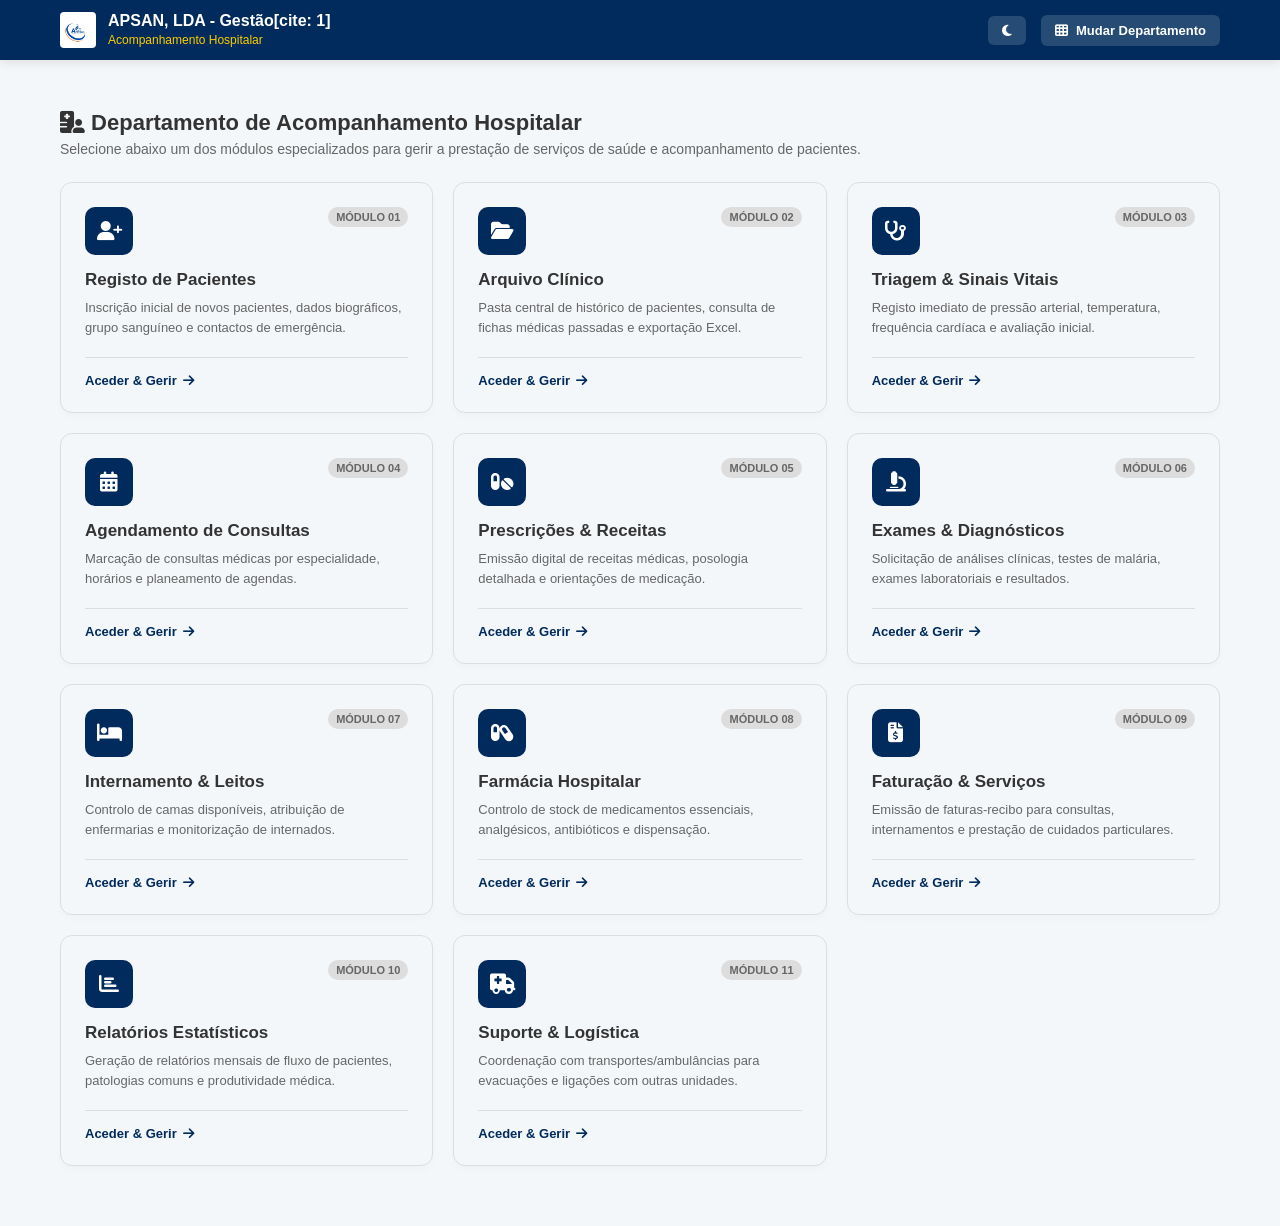
<file: hospitalar.html>
<!DOCTYPE html>
<html lang="pt">
<head>
    <meta charset="UTF-8">
    <meta name="viewport" content="width=device-width, initial-scale=1.0">
    <title>Acompanhamento Hospitalar - APSAN, LDA</title>
    <link rel="stylesheet" href="style.css">
    <link rel="stylesheet" href="https://cdnjs.cloudflare.com/ajax/libs/font-awesome/6.4.0/css/all.min.css">
    <style>
        .modules-grid { display: grid; grid-template-columns: repeat(auto-fit, minmax(320px, 1fr)); gap: 20px; margin-bottom: 30px; }
        .module-card { background: var(--bg-color); border: 1px solid var(--border-color); border-radius: 12px; padding: 24px; position: relative; display: flex; flex-direction: column; justify-content: space-between; transition: 0.3s; box-shadow: 0 4px 6px rgba(0,0,0,0.02); }
        .module-card:hover { transform: translateY(-3px); box-shadow: 0 6px 15px rgba(0,0,0,0.08); border-color: var(--primary-color); }
        .module-header { display: flex; justify-content: space-between; align-items: flex-start; margin-bottom: 15px; }
        .module-icon { width: 48px; height: 48px; border-radius: 10px; display: flex; align-items: center; justify-content: center; font-size: 20px; color: #fff; background: var(--primary-color); }
        .module-badge { font-size: 11px; font-weight: bold; padding: 4px 8px; border-radius: 20px; background: var(--border-color); color: var(--text-muted); text-transform: uppercase; }
        .module-body h3 { font-size: 17px; margin: 0 0 8px 0; color: var(--text-color); }
        .module-body p { font-size: 13px; color: var(--text-muted); line-height: 1.5; margin: 0 0 20px 0; }
        .module-footer { display: flex; justify-content: space-between; align-items: center; border-top: 1px solid var(--border-color); padding-top: 15px; }
        .module-action-btn { background: none; border: none; color: var(--primary-color); font-weight: bold; font-size: 13px; cursor: pointer; display: inline-flex; align-items: center; gap: 6px; padding: 0; }
        .module-action-btn:hover { text-decoration: underline; }

        .workspace-section { display: none; margin-top: 20px; }
        .workspace-section.active { display: block; }
        .back-hub-btn { background: var(--border-color); border: none; padding: 8px 16px; border-radius: 6px; font-weight: bold; cursor: pointer; color: var(--text-color); margin-bottom: 20px; display: inline-flex; align-items: center; gap: 8px; font-size: 13px; }
        .back-hub-btn:hover { background: var(--primary-color); color: #fff; }

        .form-grid { display: grid; grid-template-columns: 1fr 1fr; gap: 15px; }
        @media(max-width: 768px) { .form-grid { grid-template-columns: 1fr; } }
        .modal-overlay { position: fixed; top: 0; left: 0; width: 100%; height: 100%; background: rgba(0,0,0,0.5); display: none; justify-content: center; align-items: center; z-index: 1000; }
        .modal-content { background: var(--bg-color); padding: 25px; border-radius: 8px; width: 90%; max-width: 500px; border: 1px solid var(--border-color); }
    </style>
</head>
<body data-theme="light">

    <div id="toastNotification" style="position: fixed; bottom: 20px; right: 20px; background: var(--bg-color); border: 1px solid var(--border-color); padding: 15px; border-radius: 8px; box-shadow: 0 4px 12px rgba(0,0,0,0.15); display: none; align-items: center; gap: 12px; z-index: 1100; color: var(--text-color);">
        <i class="fas fa-check-circle" style="font-size: 20px; color: #28a745;"></i>
        <div>
            <strong id="toastTitle">Sucesso!</strong>
            <p id="toastMessage" style="font-size: 13px; margin: 0; color: var(--text-muted);"></p>
        </div>
    </div>

    <div id="dynamicModal" class="modal-overlay">
        <div class="modal-content">
            <div style="display: flex; justify-content: space-between; align-items: center; margin-bottom: 15px;">
                <h3 id="modalTitle" style="margin: 0; font-size: 16px; color: var(--primary-color);">Título</h3>
                <button onclick="fecharModal()" style="background: none; border: none; font-size: 16px; cursor: pointer; color: var(--text-color);"><i class="fas fa-times"></i></button>
            </div>
            <div id="modalBody"></div>
        </div>
    </div>

    <nav class="dash-nav">
        <div class="container" style="display: flex; justify-content: space-between; align-items: center; max-width: 1200px; margin: 0 auto; padding: 12px 20px; width: 100%;">
            <div style="display: flex; align-items: center; gap: 12px;">
                <img src="logo.png" alt="Logo" style="width: 36px; height: 36px; object-fit: contain; border-radius: 4px;" onerror="this.style.display='none'">
                <div>
                    <h4 style="color: #fff; margin: 0; font-size: 16px;">APSAN, LDA - Gestão[cite: 1]</h4>
                    <span style="font-size: 12px; color: var(--accent-color);">Acompanhamento Hospitalar</span>
                </div>
            </div>
            <div style="display: flex; align-items: center; gap: 15px;">
                <button onclick="toggleTheme()" class="theme-btn" title="Alternar Tema"><i class="fas fa-moon" id="themeIcon"></i></button>
                <a href="index.html" class="btn-secondary-custom" style="text-decoration: none; display: inline-flex; align-items: center; gap: 8px;"><i class="fas fa-th"></i> Mudar Departamento</a>
            </div>
        </div>
    </nav>

    <div class="container" style="max-width: 1200px; margin: 30px auto; padding: 0 20px; width: 100%;">
        
        <!-- HUB PRINCIPAL: GRELHA DOS 11 MÓDULOS -->
        <div id="hub-modulos" class="workspace-section active">
            <div style="margin-bottom: 25px;">
                <h2 style="font-size: 22px; margin-bottom: 5px; color: var(--text-color);"><i class="fas fa-hospital-user"></i> Departamento de Acompanhamento Hospitalar</h2>
                <p style="font-size: 14px; color: var(--text-muted);">Selecione abaixo um dos módulos especializados para gerir a prestação de serviços de saúde e acompanhamento de pacientes.</p>
            </div>

            <div class="modules-grid">
                <div class="module-card">
                    <div>
                        <div class="module-header"><div class="module-icon"><i class="fas fa-user-plus"></i></div><span class="module-badge">Módulo 01</span></div>
                        <div class="module-body"><h3>Registo de Pacientes</h3><p>Inscrição inicial de novos pacientes, dados biográficos, grupo sanguíneo e contactos de emergência.</p></div>
                    </div>
                    <div class="module-footer"><button class="module-action-btn" onclick="abrirModulo('registo')">Aceder & Gerir <i class="fas fa-arrow-right"></i></button></div>
                </div>

                <div class="module-card">
                    <div>
                        <div class="module-header"><div class="module-icon"><i class="fas fa-folder-open"></i></div><span class="module-badge">Módulo 02</span></div>
                        <div class="module-body"><h3>Arquivo Clínico</h3><p>Pasta central de histórico de pacientes, consulta de fichas médicas passadas e exportação Excel.</p></div>
                    </div>
                    <div class="module-footer"><button class="module-action-btn" onclick="abrirModulo('arquivo')">Aceder & Gerir <i class="fas fa-arrow-right"></i></button></div>
                </div>

                <div class="module-card">
                    <div>
                        <div class="module-header"><div class="module-icon"><i class="fas fa-stethoscope"></i></div><span class="module-badge">Módulo 03</span></div>
                        <div class="module-body"><h3>Triagem & Sinais Vitais</h3><p>Registo imediato de pressão arterial, temperatura, frequência cardíaca e avaliação inicial.</p></div>
                    </div>
                    <div class="module-footer"><button class="module-action-btn" onclick="abrirModulo('triagem')">Aceder & Gerir <i class="fas fa-arrow-right"></i></button></div>
                </div>

                <div class="module-card">
                    <div>
                        <div class="module-header"><div class="module-icon"><i class="fas fa-calendar-alt"></i></div><span class="module-badge">Módulo 04</span></div>
                        <div class="module-body"><h3>Agendamento de Consultas</h3><p>Marcação de consultas médicas por especialidade, horários e planeamento de agendas.</p></div>
                    </div>
                    <div class="module-footer"><button class="module-action-btn" onclick="abrirModulo('consultas')">Aceder & Gerir <i class="fas fa-arrow-right"></i></button></div>
                </div>

                <div class="module-card">
                    <div>
                        <div class="module-header"><div class="module-icon"><i class="fas fa-pills"></i></div><span class="module-badge">Módulo 05</span></div>
                        <div class="module-body"><h3>Prescrições & Receitas</h3><p>Emissão digital de receitas médicas, posologia detalhada e orientações de medicação.</p></div>
                    </div>
                    <div class="module-footer"><button class="module-action-btn" onclick="abrirModulo('prescricoes')">Aceder & Gerir <i class="fas fa-arrow-right"></i></button></div>
                </div>

                <div class="module-card">
                    <div>
                        <div class="module-header"><div class="module-icon"><i class="fas fa-microscope"></i></div><span class="module-badge">Módulo 06</span></div>
                        <div class="module-body"><h3>Exames & Diagnósticos</h3><p>Solicitação de análises clínicas, testes de malária, exames laboratoriais e resultados.</p></div>
                    </div>
                    <div class="module-footer"><button class="module-action-btn" onclick="abrirModulo('exames')">Aceder & Gerir <i class="fas fa-arrow-right"></i></button></div>
                </div>

                <div class="module-card">
                    <div>
                        <div class="module-header"><div class="module-icon"><i class="fas fa-bed"></i></div><span class="module-badge">Módulo 07</span></div>
                        <div class="module-body"><h3>Internamento & Leitos</h3><p>Controlo de camas disponíveis, atribuição de enfermarias e monitorização de internados.</p></div>
                    </div>
                    <div class="module-footer"><button class="module-action-btn" onclick="abrirModulo('internamento')">Aceder & Gerir <i class="fas fa-arrow-right"></i></button></div>
                </div>

                <div class="module-card">
                    <div>
                        <div class="module-header"><div class="module-icon"><i class="fas fa-capsules"></i></div><span class="module-badge">Módulo 08</span></div>
                        <div class="module-body"><h3>Farmácia Hospitalar</h3><p>Controlo de stock de medicamentos essenciais, analgésicos, antibióticos e dispensação.</p></div>
                    </div>
                    <div class="module-footer"><button class="module-action-btn" onclick="abrirModulo('farmacia')">Aceder & Gerir <i class="fas fa-arrow-right"></i></button></div>
                </div>

                <div class="module-card">
                    <div>
                        <div class="module-header"><div class="module-icon"><i class="fas fa-file-invoice-dollar"></i></div><span class="module-badge">Módulo 09</span></div>
                        <div class="module-body"><h3>Faturação & Serviços</h3><p>Emissão de faturas-recibo para consultas, internamentos e prestação de cuidados particulares.</p></div>
                    </div>
                    <div class="module-footer"><button class="module-action-btn" onclick="abrirModulo('financeiro')">Aceder & Gerir <i class="fas fa-arrow-right"></i></button></div>
                </div>

                <div class="module-card">
                    <div>
                        <div class="module-header"><div class="module-icon"><i class="fas fa-chart-bar"></i></div><span class="module-badge">Módulo 10</span></div>
                        <div class="module-body"><h3>Relatórios Estatísticos</h3><p>Geração de relatórios mensais de fluxo de pacientes, patologias comuns e produtividade médica.</p></div>
                    </div>
                    <div class="module-footer"><button class="module-action-btn" onclick="abrirModulo('relatorios')">Aceder & Gerir <i class="fas fa-arrow-right"></i></button></div>
                </div>

                <div class="module-card">
                    <div>
                        <div class="module-header"><div class="module-icon"><i class="fas fa-ambulance"></i></div><span class="module-badge">Módulo 11</span></div>
                        <div class="module-body"><h3>Suporte & Logística</h3><p>Coordenação com transportes/ambulâncias para evacuações e ligações com outras unidades.</p></div>
                    </div>
                    <div class="module-footer"><button class="module-action-btn" onclick="abrirModulo('sugestoes')">Aceder & Gerir <i class="fas fa-arrow-right"></i></button></div>
                </div>
            </div>
        </div>

        <!-- SEÇÃO 1: REGISTO -->
        <div id="secao-registo" class="workspace-section">
            <button class="back-hub-btn" onclick="voltarAoHub()"><i class="fas fa-arrow-left"></i> Voltar à Grelha de Módulos</button>
            <div class="management-card" style="background:var(--bg-color); border:1px solid var(--border-color); padding:25px; border-radius:12px;">
                <h3><i class="fas fa-user-plus"></i> Módulo 01: Formulário de Registo de Pacientes</h3>
                <form onsubmit="salvarPaciente(event); return false;" style="margin-top: 15px;">
                    <div class="form-grid">
                        <div class="form-group" style="text-align: left;"><label>Nome Completo do Paciente</label><input type="text" id="pacienteNome" placeholder="Ex: Maria Shikongo" required style="font-size: 14px; width:100%; padding:10px;"></div>
                        <div class="form-group" style="text-align: left;"><label>Idade / Data de Nascimento</label><input type="text" id="pacienteIdade" placeholder="Ex: 34 anos" required style="font-size: 14px; width:100%; padding:10px;"></div>
                        <div class="form-group" style="text-align: left;">
                            <label>Género / Sexo</label>
                            <select id="pacienteGenero" style="width: 100%; padding: 10px; border-radius: 6px; border: 1px solid var(--border-color); background: var(--bg-color); color: var(--text-color);">
                                <option value="Masculino">Masculino</option>
                                <option value="Feminino">Feminino</option>
                            </select>
                        </div>
                        <div class="form-group" style="text-align: left;">
                            <label>Grupo Sanguíneo</label>
                            <select id="pacienteSangue" style="width: 100%; padding: 10px; border-radius: 6px; border: 1px solid var(--border-color); background: var(--bg-color); color: var(--text-color);">
                                <option value="O+">O+</option><option value="O-">O-</option>
                                <option value="A+">A+</option><option value="A-">A-</option>
                                <option value="B+">B+</option><option value="B-">B-</option>
                                <option value="AB+">AB+</option><option value="AB-">AB-</option>
                            </select>
                        </div>
                        <div class="form-group" style="text-align: left;"><label>Contacto de Emergência</label><input type="text" id="pacienteEmergencia" placeholder="Ex: +244 923 000 000" required style="font-size: 14px; width:100%; padding:10px;"></div>
                        <div class="form-group" style="text-align: left;">
                            <label>Estado Clínico Inicial</label>
                            <select id="pacienteEstadoClinico" style="width: 100%; padding: 10px; border-radius: 6px; border: 1px solid var(--border-color); background: var(--bg-color); color: var(--text-color);">
                                <option value="Estável">Estável</option>
                                <option value="Em Observação">Em Observação</option>
                                <option value="Internado">Internado</option>
                            </select>
                        </div>
                        <div class="form-group" style="text-align: left;"><label>Patologia / Condição</label><input type="text" id="pacientePatologia" placeholder="Ex: Hipertensão" required style="font-size: 14px; width:100%; padding:10px;"></div>
                        <div class="form-group" style="text-align: left;"><label>Especialista Responsável</label><input type="text" id="pacienteEspecialista" placeholder="Ex: Dr. António Carlos" required style="font-size: 14px; width:100%; padding:10px;"></div>
                    </div>
                    <button type="submit" class="btn-primary-custom" style="margin-top: 20px;"><i class="fas fa-save"></i> Guardar Registo no Sistema</button>
                </form>
            </div>
        </div>

        <!-- SEÇÃO 2: ARQUIVO -->
        <div id="secao-arquivo" class="workspace-section">
            <button class="back-hub-btn" onclick="voltarAoHub()"><i class="fas fa-arrow-left"></i> Voltar à Grelha de Módulos</button>
            <div class="management-card" style="background:var(--bg-color); border:1px solid var(--border-color); padding:25px; border-radius:12px;">
                <div style="display: flex; justify-content: space-between; align-items: center; flex-wrap: wrap; gap: 10px;">
                    <h3><i class="fas fa-folder-open"></i> Módulo 02: Arquivo Clínico e Histórico</h3>
                    <div style="display: flex; gap: 10px;">
                        <input type="text" id="filtroPesquisa" placeholder="Pesquisar paciente..." onkeyup="filtrarTabela()" style="padding: 8px 12px; border-radius: 6px; border: 1px solid var(--border-color); background: var(--bg-color); color: var(--text-color); font-size: 13px; width: 250px;">
                        <button onclick="exportarTabelaExcel()" class="btn-secondary-custom" style="padding: 8px 15px; font-size: 13px; cursor: pointer;"><i class="fas fa-file-excel"></i> Exportar</button>
                    </div>
                </div>
                <div style="overflow-x: auto; margin-top: 15px;">
                    <table class="data-table" id="tabelaPacientes" style="width:100%; border-collapse: collapse;">
                        <thead><tr style="border-bottom:1px solid var(--border-color); text-align:left;"><th>ID</th><th>Paciente</th><th>Detalhes / Sangue</th><th>Patologia</th><th>Médico</th><th>Estado</th><th>Ações</th></tr></thead>
                        <tbody id="pacientesTableBody">
                            <tr style="border-bottom:1px solid var(--border-color);"><td>#HOSP-01</td><td>João Baptista</td><td>Masculino | O+</td><td>Cardiologia</td><td>Dr. Mário</td><td><span class="badge in-progress">Em Seguimento</span></td><td><button onclick="concluirAcompanhamento(this)" class="btn-action">Concluir</button></td></tr>
                        </tbody>
                    </table>
                </div>
            </div>
        </div>

        <!-- SEÇÃO 3: TRIAGEM -->
        <div id="secao-triagem" class="workspace-section">
            <button class="back-hub-btn" onclick="voltarAoHub()"><i class="fas fa-arrow-left"></i> Voltar à Grelha de Módulos</button>
            <div class="management-card" style="background:var(--bg-color); border:1px solid var(--border-color); padding:25px; border-radius:12px;">
                <h3><i class="fas fa-stethoscope"></i> Módulo 03: Painel de Triagem e Sinais Vitais</h3>
                <p style="font-size: 13px; color: var(--text-muted); margin-bottom: 15px;">Registe os parâmetros vitais iniciais do paciente antes da consulta médica.</p>
                <form onsubmit="registarTriagem(event); return false;">
                    <div class="form-grid">
                        <div class="form-group"><label>Nome do Paciente</label><input type="text" id="triagemNome" placeholder="Nome do paciente" required style="width:100%; padding:10px;"></div>
                        <div class="form-group"><label>Pressão Arterial</label><input type="text" id="triagemPA" placeholder="Ex: 120/80 mmHg" required style="width:100%; padding:10px;"></div>
                        <div class="form-group"><label>Temperatura Corporal (°C)</label><input type="text" id="triagemTemp" placeholder="Ex: 36.5" required style="width:100%; padding:10px;"></div>
                        <div class="form-group"><label>Frequência Cardíaca (bpm)</label><input type="text" id="triagemFC" placeholder="Ex: 75" required style="width:100%; padding:10px;"></div>
                    </div>
                    <button type="submit" class="btn-primary-custom" style="margin-top: 15px;"><i class="fas fa-check"></i> Submeter Triagem</button>
                </form>
            </div>
        </div>

        <!-- SEÇÃO 4: CONSULTAS -->
        <div id="secao-consultas" class="workspace-section">
            <button class="back-hub-btn" onclick="voltarAoHub()"><i class="fas fa-arrow-left"></i> Voltar à Grelha de Módulos</button>
            <div class="management-card" style="background:var(--bg-color); border:1px solid var(--border-color); padding:25px; border-radius:12px;">
                <h3><i class="fas fa-calendar-alt"></i> Módulo 04: Agendamento de Consultas</h3>
                <p style="font-size: 13px; color: var(--text-muted); margin-bottom: 15px;">Marque e gira as próximas consultas e especialidades médicas.</p>
                <form onsubmit="agendarConsulta(event); return false;">
                    <div class="form-grid">
                        <div class="form-group"><label>Nome do Paciente</label><input type="text" id="consNome" placeholder="Nome" required style="width:100%; padding:10px;"></div>
                        <div class="form-group"><label>Especialidade</label><input type="text" id="consEsp" placeholder="Ex: Clínica Geral / Pediatria" required style="width:100%; padding:10px;"></div>
                        <div class="form-group"><label>Data da Consulta</label><input type="date" id="consData" required style="width:100%; padding:10px;"></div>
                        <div class="form-group"><label>Hora</label><input type="time" id="consHora" required style="width:100%; padding:10px;"></div>
                    </div>
                    <button type="submit" class="btn-primary-custom" style="margin-top: 15px;"><i class="fas fa-calendar-plus"></i> Agendar Consulta</button>
                </form>
            </div>
        </div>

        <!-- SEÇÃO 5: PRESCRIÇÕES -->
        <div id="secao-prescricoes" class="workspace-section">
            <button class="back-hub-btn" onclick="voltarAoHub()"><i class="fas fa-arrow-left"></i> Voltar à Grelha de Módulos</button>
            <div class="management-card" style="background:var(--bg-color); border:1px solid var(--border-color); padding:25px; border-radius:12px;">
                <h3><i class="fas fa-pills"></i> Módulo 05: Emissão de Prescrições Médicas</h3>
                <p style="font-size: 13px; color: var(--text-muted); margin-bottom: 15px;">Passe receitas médicas digitais integradas com a farmácia.</p>
                <form onsubmit="emitirPrescricao(event); return false;">
                    <div class="form-grid">
                        <div class="form-group"><label>Nome do Paciente</label><input type="text" id="prescNome" placeholder="Nome" required style="width:100%; padding:10px;"></div>
                        <div class="form-group"><label>Médico Prescritor</label><input type="text" id="prescMed" placeholder="Dr(a)..." required style="width:100%; padding:10px;"></div>
                        <div class="form-group" style="grid-column: span 2;"><label>Medicamentos e Posologia</label><textarea id="prescMedv" rows="3" placeholder="Ex: Paracetamol 500mg - 8/8h" style="width:100%; padding:10px; border-radius:6px; border:1px solid var(--border-color); background:var(--bg-color); color:var(--text-color);" required></textarea></div>
                    </div>
                    <button type="submit" class="btn-primary-custom" style="margin-top: 15px;"><i class="fas fa-print"></i> Gerar Receita Médica</button>
                </form>
            </div>
        </div>

        <!-- SEÇÃO 6: EXAMES -->
        <div id="secao-exames" class="workspace-section">
            <button class="back-hub-btn" onclick="voltarAoHub()"><i class="fas fa-arrow-left"></i> Voltar à Grelha de Módulos</button>
            <div class="management-card" style="background:var(--bg-color); border:1px solid var(--border-color); padding:25px; border-radius:12px;">
                <h3><i class="fas fa-microscope"></i> Módulo 06: Solicitação e Resultados de Exames</h3>
                <p style="font-size: 13px; color: var(--text-muted); margin-bottom: 15px;">Registe os pedidos de análises clínicas e exames de diagnóstico.</p>
                <form onsubmit="solicitarExame(event); return false;">
                    <div class="form-grid">
                        <div class="form-group"><label>Paciente</label><input type="text" id="exameNome" placeholder="Nome" required style="width:100%; padding:10px;"></div>
                        <div class="form-group"><label>Tipo de Exame</label><input type="text" id="exameTipo" placeholder="Ex: Hemograma completo, Malária" required style="width:100%; padding:10px;"></div>
                    </div>
                    <button type="submit" class="btn-primary-custom" style="margin-top: 15px;"><i class="fas fa-vial"></i> Solicitar Exame</button>
                </form>
            </div>
        </div>

        <!-- SEÇÃO 7: INTERNAMENTO -->
        <div id="secao-internamento" class="workspace-section">
            <button class="back-hub-btn" onclick="voltarAoHub()"><i class="fas fa-arrow-left"></i> Voltar à Grelha de Módulos</button>
            <div class="management-card" style="background:var(--bg-color); border:1px solid var(--border-color); padding:25px; border-radius:12px;">
                <h3><i class="fas fa-bed"></i> Módulo 07: Gestão de Leitos e Internamento</h3>
                <p style="font-size: 13px; color: var(--text-muted); margin-bottom: 15px;">Controle a ocupação de camas na ala hospitalar.</p>
                <div style="display: grid; grid-template-columns: repeat(auto-fit, minmax(200px, 1fr)); gap: 15px; margin-bottom: 20px;">
                    <div style="background: var(--bg-color); border: 1px solid var(--border-color); padding: 15px; border-radius: 8px; text-align: center;">
                        <h4>Leito 01</h4><p style="color: #28a745; font-weight: bold;">Disponível</p>
                    </div>
                    <div style="background: var(--bg-color); border: 1px solid var(--border-color); padding: 15px; border-radius: 8px; text-align: center;">
                        <h4>Leito 02</h4><p style="color: #dc3545; font-weight: bold;">Ocupado (João B.)</p>
                    </div>
                    <div style="background: var(--bg-color); border: 1px solid var(--border-color); padding: 15px; border-radius: 8px; text-align: center;">
                        <h4>Leito 03</h4><p style="color: #28a745; font-weight: bold;">Disponível</p>
                    </div>
                </div>
                <button onclick="abrirModalInternar()" class="btn-primary-custom"><i class="fas fa-plus"></i> Atribuir Novo Leito</button>
            </div>
        </div>

        <!-- SEÇÃO 8: FARMÁCIA -->
        <div id="secao-farmacia" class="workspace-section">
            <button class="back-hub-btn" onclick="voltarAoHub()"><i class="fas fa-arrow-left"></i> Voltar à Grelha de Módulos</button>
            <div class="management-card" style="background:var(--bg-color); border:1px solid var(--border-color); padding:25px; border-radius:12px;">
                <h3><i class="fas fa-capsules"></i> Módulo 08: Farmácia e Stock de Medicamentos</h3>
                <p style="font-size: 13px; color: var(--text-muted); margin-bottom: 15px;">Controle o inventário interno de produtos farmacêuticos.</p>
                <ul style="list-style: none; padding: 0;">
                    <li style="padding: 10px; border-bottom: 1px solid var(--border-color); display: flex; justify-content: space-between;"><span>Paracetamol 500mg</span> <strong>Stock: 150 cx</strong></li>
                    <li style="padding: 10px; border-bottom: 1px solid var(--border-color); display: flex; justify-content: space-between;"><span>Ibuprofeno 400mg</span> <strong>Stock: 85 cx</strong></li>
                    <li style="padding: 10px; border-bottom: 1px solid var(--border-color); display: flex; justify-content: space-between;"><span>Artemeter/Lumefantrina</span> <strong>Stock: 40 cx</strong></li>
                </ul>
                <button onclick="adicionarStock()" class="btn-secondary-custom" style="margin-top: 15px;"><i class="fas fa-plus"></i> Atualizar Stock</button>
            </div>
        </div>

        <!-- SEÇÃO 9: FINANCEIRO -->
        <div id="secao-financeiro" class="workspace-section">
            <button class="back-hub-btn" onclick="voltarAoHub()"><i class="fas fa-arrow-left"></i> Voltar à Grelha de Módulos</button>
            <div class="management-card" style="background:var(--bg-color); border:1px solid var(--border-color); padding:25px; border-radius:12px;">
                <h3><i class="fas fa-file-invoice-dollar"></i> Módulo 09: Faturação e Pagamentos</h3>
                <p style="font-size: 13px; color: var(--text-muted); margin-bottom: 15px;">Emissão de faturas e recibos para consultas e serviços prestados.</p>
                <form onsubmit="emitirFatura(event); return false;">
                    <div class="form-grid">
                        <div class="form-group"><label>Nome do Cliente / Paciente</label><input type="text" id="fatNome" placeholder="Nome" required style="width:100%; padding:10px;"></div>
                        <div class="form-group"><label>Valor (Kz)</label><input type="number" id="fatValor" placeholder="Ex: 25000" required style="width:100%; padding:10px;"></div>
                    </div>
                    <button type="submit" class="btn-primary-custom" style="margin-top: 15px;"><i class="fas fa-file-invoice"></i> Emitir Fatura-Recibo</button>
                </form>
            </div>
        </div>

        <!-- SEÇÃO 10: RELATÓRIOS -->
        <div id="secao-relatorios" class="workspace-section">
            <button class="back-hub-btn" onclick="voltarAoHub()"><i class="fas fa-arrow-left"></i> Voltar à Grelha de Módulos</button>
            <div class="management-card" style="background:var(--bg-color); border:1px solid var(--border-color); padding:25px; border-radius:12px;">
                <h3><i class="fas fa-chart-bar"></i> Módulo 10: Relatórios e Estatísticas</h3>
                <p style="font-size: 13px; color: var(--text-muted); margin-bottom: 15px;">Gere relatórios consolidados do fluxo hospitalar mensal.</p>
                <button onclick="gerarRelatorioPDF()" class="btn-primary-custom"><i class="fas fa-file-pdf"></i> Descarregar Relatório Geral</button>
            </div>
        </div>

        <!-- SEÇÃO 11: SUGESTÕES / SUPORTE & LOGÍSTICA -->
        <div id="secao-sugestoes" class="workspace-section">
            <button class="back-hub-btn" onclick="voltarAoHub()"><i class="fas fa-arrow-left"></i> Voltar à Grelha de Módulos</button>
            <div class="management-card" style="background:var(--bg-color); border:1px solid var(--border-color); padding:25px; border-radius:12px;">
                <h3><i class="fas fa-ambulance"></i> Módulo 11: Suporte e Logística Hospitalar</h3>
                <div style="display: grid; grid-template-columns: 1fr 1fr; gap: 20px; margin-top: 15px;">
                    <div style="background: var(--bg-color); border: 1px solid var(--border-color); padding: 20px; border-radius: 8px;">
                        <h4 style="color: var(--primary-color); margin-bottom: 10px;"><i class="fas fa-car"></i> Apoio Logístico</h4>
                        <p style="font-size: 13px; line-height: 1.6; color: var(--text-muted);">Coordenar com o departamento de <strong>Transportes & Frota</strong> para suporte em deslocações médicas de pacientes.</p>
                    </div>
                    <div style="background: var(--bg-color); border: 1px solid var(--border-color); padding: 20px; border-radius: 8px;">
                        <h4 style="color: var(--primary-color); margin-bottom: 10px;"><i class="fas fa-file-medical"></i> Traduções Médicas</h4>
                        <p style="font-size: 13px; line-height: 1.6; color: var(--text-muted);">Encaminhar relatórios para a <strong>Tradução Juramentada</strong> se houver necessidade de exames fora do país.</p>
                    </div>
                </div>
            </div>
        </div>

    </div>

    <script>
        function toggleTheme() {
            const body = document.body;
            const themeIcon = document.getElementById('themeIcon');
            if (body.getAttribute('data-theme') === 'light') { body.setAttribute('data-theme', 'dark'); if (themeIcon) themeIcon.className = 'fas fa-sun'; }
            else { body.setAttribute('data-theme', 'light'); if (themeIcon) themeIcon.className = 'fas fa-moon'; }
        }

        function abrirModulo(idModulo) {
            document.querySelectorAll('.workspace-section').forEach(el => el.classList.remove('active'));
            const alvo = document.getElementById('secao-' + idModulo);
            if(alvo) {
                alvo.classList.add('active');
                window.scrollTo({ top: 0, behavior: 'smooth' });
            }
        }

        function voltarAoHub() {
            document.querySelectorAll('.workspace-section').forEach(el => el.classList.remove('active'));
            document.getElementById('hub-modulos').classList.add('active');
            window.scrollTo({ top: 0, behavior: 'smooth' });
        }

        function salvarPaciente(event) {
            if (event) event.preventDefault();
            const nome = document.getElementById('pacienteNome').value;
            const genero = document.getElementById('pacienteGenero').value;
            const sangue = document.getElementById('pacienteSangue').value;
            const estadoClinico = document.getElementById('pacienteEstadoClinico').value;
            const patologia = document.getElementById('pacientePatologia').value;
            const especialista = document.getElementById('pacienteEspecialista').value;

            const tbody = document.getElementById('pacientesTableBody');
            const tr = document.createElement('tr');
            tr.style.borderBottom = "1px solid var(--border-color)";
            tr.innerHTML = `<td>#HOSP-NEW</td><td>${nome}</td><td>${genero} | ${sangue}</td><td>${patologia}</td><td>${especialista}</td><td><span class="badge in-progress">${estadoClinico}</span></td><td><button onclick="concluirAcompanhamento(this)" class="btn-action">Concluir</button></td>`;
            if(tbody) tbody.insertBefore(tr, tbody.firstChild);
            showToast("Sucesso", "Registo do paciente guardado com segurança.");
            event.target.reset();
        }

        function concluirAcompanhamento(btn) {
            const badge = btn.closest('tr').querySelector('.badge');
            if(badge) { badge.className = 'badge'; badge.style.background = '#d4edda'; badge.style.color = '#155724'; badge.textContent = 'Concluído'; }
            btn.remove();
            showToast("Atualizado", "Acompanhamento concluído.");
        }

        function filtrarTabela() {
            const input = document.getElementById('filtroPesquisa');
            const filter = input.value.toLowerCase();
            const table = document.getElementById('tabelaPacientes');
            const tr = table.getElementsByTagName('tr');
            for (let i = 1; i < tr.length; i++) {
                let tdPaciente = tr[i].getElementsByTagName('td')[1];
                let tdPatologia = tr[i].getElementsByTagName('td')[3];
                if (tdPaciente || tdPatologia) {
                    let txtPaciente = tdPaciente.textContent || tdPaciente.innerText;
                    let txtPatologia = tdPatologia.textContent || tdPatology.innerText || '';
                    if (txtPaciente.toLowerCase().indexOf(filter) > -1 || txtPatologia.toLowerCase().indexOf(filter) > -1) {
                        tr[i].style.display = "";
                    } else {
                        tr[i].style.display = "none";
                    }
                }
            }
        }

        function exportarTabelaExcel() {
            let html = document.getElementById('tabelaPacientes').outerHTML;
            let url = 'data:application/vnd.ms-excel,' + encodeURIComponent(html);
            let a = document.createElement('a');
            a.href = url;
            a.download = 'arquivo_pacientes_apsan.xls';
            a.click();
            showToast("Exportado", "Dados transferidos com sucesso.");
        }

        function registarTriagem(e) {
            e.preventDefault();
            showToast("Triagem", "Sinais vitais registados com sucesso.");
            e.target.reset();
        }

        function agendarConsulta(e) {
            e.preventDefault();
            showToast("Consulta", "Consulta agendada no sistema.");
            e.target.reset();
        }

        function emitirPrescricao(e) {
            e.preventDefault();
            showToast("Prescrição", "Receita médica gerada e enviada para a farmácia.");
            e.target.reset();
        }

        function solicitarExame(e) {
            e.preventDefault();
            showToast("Exame", "Pedido de exame laboratorial enviado.");
            e.target.reset();
        }

        function emitirFatura(e) {
            e.preventDefault();
            showToast("Faturação", "Fatura-recibo emitida com sucesso.");
            e.target.reset();
        }

        function abrirModalInternar() {
            document.getElementById('modalTitle').textContent = "Atribuir Leito de Internamento";
            document.getElementById('modalBody').innerHTML = `
                <form onsubmit="salvarInternamento(event); return false;">
                    <div class="form-group" style="margin-bottom:10px;"><label>Nome do Paciente</label><input type="text" id="intNome" style="width:100%; padding:8px;" required></div>
                    <div class="form-group" style="margin-bottom:15px;"><label>Número do Leito</label><select id="intLeito" style="width:100%; padding:8px;"><option value="01">Leito 01</option><option value="03">Leito 03</option></select></div>
                    <button type="submit" class="btn-primary-custom" style="width:100%;">Confirmar Internamento</button>
                </form>
            `;
            document.getElementById('dynamicModal').style.display = 'flex';
        }

        function salvarInternamento(e) {
            e.preventDefault();
            fecharModal();
            showToast("Internamento", "Paciente alojado no leito com sucesso.");
        }

        function adicionarStock() {
            showToast("Stock", "Inventário farmacêutico atualizado.");
        }

        function gerarRelatorioPDF() {
            showToast("Relatórios", "Relatório consolidado gerado com sucesso.");
        }

        function fecharModal() {
            document.getElementById('dynamicModal').style.display = 'none';
        }

        function showToast(title, message) {
            const toast = document.getElementById('toastNotification');
            if (!toast) return;
            document.getElementById('toastTitle').textContent = title;
            document.getElementById('toastMessage').textContent = message;
            toast.style.display = 'flex';
            setTimeout(() => { toast.style.display = 'none'; }, 4000);
        }
    </script>
</body>
</html>
</file>
<file: style.css>
:root {
    --primary-color: #002b5c;
    --accent-color: #ffcc00;
    --bg-color: #f4f7fa;
    --card-bg: #ffffff;
    --text-color: #333333;
    --text-muted: #666666;
    --border-color: #ddd;
}

[data-theme="dark"] {
    --primary-color: #0f172a;
    --accent-color: #f59e0b;
    --bg-color: #0b0f19;
    --card-bg: #1e293b;
    --text-color: #f1f5f9;
    --text-muted: #94a3b8;
    --border-color: #334155;
}

* {
    margin: 0;
    padding: 0;
    box-sizing: border-box;
    font-family: 'Segoe UI', Tahoma, Geneva, Verdana, sans-serif;
}

body {
    background-color: var(--bg-color);
    color: var(--text-color);
    min-height: 100vh;
    display: flex;
    flex-direction: column;
    transition: background 0.3s, color 0.3s;
}

.app-screen {
    display: none;
    width: 100%;
    min-height: 100vh;
}

.app-screen.active {
    display: flex;
    flex-direction: column;
}

#departmentScreen.active, #dashboardScreen.active {
    display: block;
}

/* ==========================================================
   ESTRUTURA DE GRELHA PARA OS MENUS E DEPARTAMENTOS
   ================================================---------- */
.grid-menu {
    display: grid;
    grid-template-columns: repeat(auto-fit, minmax(280px, 1fr));
    gap: 25px;
    padding: 40px;
    max-width: 1200px;
    margin: 0 auto;
    width: 100%;
}

.grid-card {
    background: var(--card-bg);
    border: 1px solid var(--border-color);
    border-radius: 16px;
    padding: 30px;
    text-align: center;
    cursor: pointer;
    transition: all 0.3s ease;
    box-shadow: 0 4px 6px rgba(0,0,0,0.05);
}

.grid-card:hover {
    transform: translateY(-8px);
    border-color: var(--primary-color);
    box-shadow: 0 12px 20px rgba(0,0,0,0.1);
}

.grid-card i {
    font-size: 40px;
    color: var(--primary-color);
    margin-bottom: 20px;
}

.grid-card h3 {
    font-size: 18px;
    margin-bottom: 10px;
    color: var(--text-color);
}

.grid-card p {
    font-size: 14px;
    color: var(--text-muted);
}

/* ==========================================================
   TELA DE LOGIN: VÍDEO A COBRIR O ECRÃ INTEIRO (SEM FAIXAS)
   ================================================---------- */
.cyber-login-screen {
    position: relative;
    width: 100vw;
    height: 100vh;
    display: none;
    justify-content: center;
    align-items: center;
    overflow: hidden;
}

.cyber-login-screen.active {
    display: flex;
}

.bg-video {
    position: absolute;
    top: 50%;
    left: 50%;
    min-width: 100%;
    min-height: 100%;
    width: auto;
    height: auto;
    transform: translate(-50%, -50%);
    z-index: 1;
    object-fit: cover;
}

.cyber-top-brand {
    position: absolute;
    top: 25px;
    left: 35px;
    display: flex;
    align-items: center;
    gap: 12px;
    z-index: 10;
}

.cyber-top-brand img {
    width: 42px;
    height: 42px;
    object-fit: contain;
    border-radius: 6px;
    background: rgba(255, 255, 255, 0.95);
    padding: 4px;
    box-shadow: 0 4px 10px rgba(0,0,0,0.3);
}

.cyber-top-brand span {
    color: #ffffff;
    font-size: 20px;
    font-weight: 700;
    letter-spacing: 1px;
    text-shadow: 0 2px 6px rgba(0,0,0,0.8);
}

.cyber-login-container {
    position: relative;
    width: 100%;
    max-width: 430px;
    z-index: 5;
    padding: 0 20px;
    margin-left: 90px;
    margin-top: 45px;
}

.cyber-form-box {
    background: rgba(11, 43, 92, 0.85);
    padding: 30px;
    border-radius: 8px;
    backdrop-filter: blur(12px);
    border: 1px solid rgba(255, 255, 255, 0.25);
    box-shadow: 0 15px 35px rgba(0,0,0,0.4);
}

.cyber-input-group {
    display: flex;
    align-items: center;
    background: rgba(255, 255, 255, 0.15);
    border: 1px solid rgba(255, 255, 255, 0.3);
    border-radius: 4px;
    margin-bottom: 18px;
    backdrop-filter: blur(8px);
    transition: border-color 0.2s, background 0.2s;
}

.cyber-input-group:focus-within {
    background: rgba(255, 255, 255, 0.22);
    border-color: rgba(255, 255, 255, 0.8);
}

.cyber-icon {
    padding: 0 16px;
    color: rgba(255, 255, 255, 0.8);
    font-size: 16px;
}

.cyber-input-group input {
    width: 100%;
    background: transparent;
    border: none;
    padding: 16px 16px 16px 0;
    color: #ffffff;
    font-size: 15px;
    outline: none;
}

.cyber-input-group input::placeholder {
    color: rgba(255, 255, 255, 0.65);
}

.cyber-options {
    display: flex;
    justify-content: space-between;
    align-items: center;
    margin-bottom: 25px;
    font-size: 13px;
    color: rgba(255, 255, 255, 0.8);
}

.cyber-remember {
    display: flex;
    align-items: center;
    gap: 8px;
    cursor: pointer;
}

.cyber-forgot {
    color: rgba(255, 255, 255, 0.8);
    text-decoration: none;
    transition: color 0.2s;
}

.cyber-forgot:hover {
    color: #ffffff;
    text-decoration: underline;
}

.cyber-btn-login {
    width: 100%;
    background: rgba(255, 255, 255, 0.9);
    color: #0b1329;
    border: none;
    padding: 16px;
    border-radius: 4px;
    font-weight: bold;
    font-size: 15px;
    letter-spacing: 1px;
    cursor: pointer;
    margin-bottom: 15px;
    transition: background 0.2s;
}

.cyber-btn-login:hover {
    background: #ffffff;
}

.cyber-btn-register {
    width: 100%;
    background: transparent;
    color: #ffffff;
    border: 1px solid rgba(255, 255, 255, 0.6);
    padding: 16px;
    border-radius: 4px;
    font-weight: bold;
    font-size: 15px;
    letter-spacing: 1px;
    cursor: pointer;
    transition: background 0.2s, border-color 0.2s;
}

.cyber-btn-register:hover {
    background: rgba(255, 255, 255, 0.1);
    border-color: rgba(255, 255, 255, 0.9);
}

@media (max-width: 768px) {
    .cyber-top-brand {
        top: 15px;
        left: 20px;
    }
    .cyber-login-container {
        margin-left: 0;
        margin-top: 0;
    }
}

.header-top-dash {
    display: flex;
    justify-content: space-between;
    align-items: center;
    margin-bottom: 30px;
    flex-wrap: wrap;
    gap: 15px;
}

.header-top-dash h2 {
    font-size: 26px;
    color: var(--text-color);
}

.header-top-dash p {
    color: var(--text-muted);
    font-size: 14px;
}

.user-badge {
    background: var(--card-bg);
    padding: 8px 15px;
    border-radius: 30px;
    border: 1px solid var(--border-color);
    display: flex;
    align-items: center;
    gap: 12px;
    font-size: 14px;
}

.btn-logout {
    background: #dc3545;
    color: #fff;
    border: none;
    width: 30px;
    height: 30px;
    border-radius: 50%;
    cursor: pointer;
    display: inline-flex;
    align-items: center;
    justify-content: center;
}

.department-grid {
    display: grid;
    grid-template-columns: repeat(auto-fit, minmax(260px, 1fr));
    gap: 20px;
}

.dept-card {
    background: var(--card-bg);
    border: 1px solid var(--border-color);
    border-radius: 10px;
    padding: 25px;
    cursor: pointer;
    transition: transform 0.2s, box-shadow 0.2s, border-color 0.2s;
    position: relative;
}

.dept-card:hover {
    transform: translateY(-4px);
    box-shadow: 0 8px 25px rgba(0,0,0,0.1);
    border-color: var(--primary-color);
}

.dept-icon {
    font-size: 28px;
    color: var(--primary-color);
    margin-bottom: 15px;
}

.dept-card h3 {
    font-size: 17px;
    margin-bottom: 8px;
    color: var(--text-color);
}

.dept-card p {
    font-size: 13px;
    color: var(--text-muted);
    line-height: 1.4;
    margin-bottom: 15px;
}

.dept-code-hint {
    font-size: 11px;
    font-weight: bold;
    color: var(--primary-color);
    background: rgba(0,43,92,0.08);
    padding: 4px 8px;
    border-radius: 4px;
    display: inline-block;
}

.modal-overlay {
    display: none;
    position: fixed;
    top: 0;
    left: 0;
    width: 100%;
    height: 100%;
    background: rgba(0,0,0,0.6);
    z-index: 9999;
    justify-content: center;
    align-items: center;
    padding: 20px;
}

.modal-box {
    background: var(--card-bg);
    width: 100%;
    max-width: 400px;
    padding: 30px;
    border-radius: 10px;
    position: relative;
    box-shadow: 0 15px 35px rgba(0,0,0,0.2);
}

.modal-close {
    position: absolute;
    top: 15px;
    right: 15px;
    background: none;
    border: none;
    font-size: 24px;
    color: var(--text-muted);
    cursor: pointer;
}

.dash-nav {
    background-color: var(--primary-color);
    box-shadow: 0 2px 10px rgba(0,0,0,0.1);
}

.theme-btn, .btn-secondary-custom {
    background: rgba(255,255,255,0.15);
    color: #fff;
    border: none;
    padding: 8px 14px;
    border-radius: 6px;
    font-weight: 600;
    font-size: 13px;
    cursor: pointer;
    display: inline-flex;
    align-items: center;
    gap: 8px;
    transition: background 0.2s;
}

.theme-btn:hover, .btn-secondary-custom:hover {
    background: rgba(255,255,255,0.25);
}

.stats-grid-dash {
    display: grid;
    grid-template-columns: repeat(auto-fit, minmax(220px, 1fr));
    gap: 20px;
    margin-bottom: 30px;
}

.stat-box {
    background: var(--card-bg);
    border: 1px solid var(--border-color);
    padding: 20px;
    border-radius: 8px;
}

.stat-box h4 {
    font-size: 13px;
    color: var(--text-muted);
    margin-bottom: 8px;
}

.stat-box h2 {
    font-size: 22px;
    color: var(--text-color);
    margin-bottom: 5px;
}

.stat-box p {
    font-size: 12px;
    color: var(--text-muted);
}

.management-card {
    background: var(--card-bg);
    border: 1px solid var(--border-color);
    border-radius: 10px;
    padding: 25px;
}

.data-table {
    width: 100%;
    border-collapse: collapse;
    text-align: left;
    font-size: 14px;
}

.data-table th, .data-table td {
    padding: 12px 15px;
    border-bottom: 1px solid var(--border-color);
}

.data-table th {
    color: var(--text-muted);
    font-weight: 600;
    background: rgba(0,0,0,0.02);
}

.badge {
    padding: 4px 10px;
    border-radius: 20px;
    font-size: 11px;
    font-weight: bold;
    display: inline-block;
}

.badge.high { background: #ffe3e3; color: #dc3545; }
.badge.medium { background: #fff3cd; color: #856404; }
.badge.in-progress { background: #cce5ff; color: #004080; }

.btn-action {
    background: #28a745;
    color: #fff;
    border: none;
    padding: 6px 12px;
    border-radius: 4px;
    font-size: 12px;
    cursor: pointer;
}

.toast-notification {
    position: fixed;
    bottom: 20px;
    right: 20px;
    background: var(--card-bg);
    color: var(--text-color);
    padding: 15px 20px;
    border-radius: 8px;
    box-shadow: 0 5px 20px rgba(0,0,0,0.15);
    border-left: 4px solid #28a745;
    display: flex;
    align-items: center;
    gap: 15px;
    z-index: 99999;
    transform: translateY(100px);
    opacity: 0;
    transition: transform 0.3s, opacity 0.3s;
}

.toast-notification.show {
    transform: translateY(0);
    opacity: 1;
}
</file>
